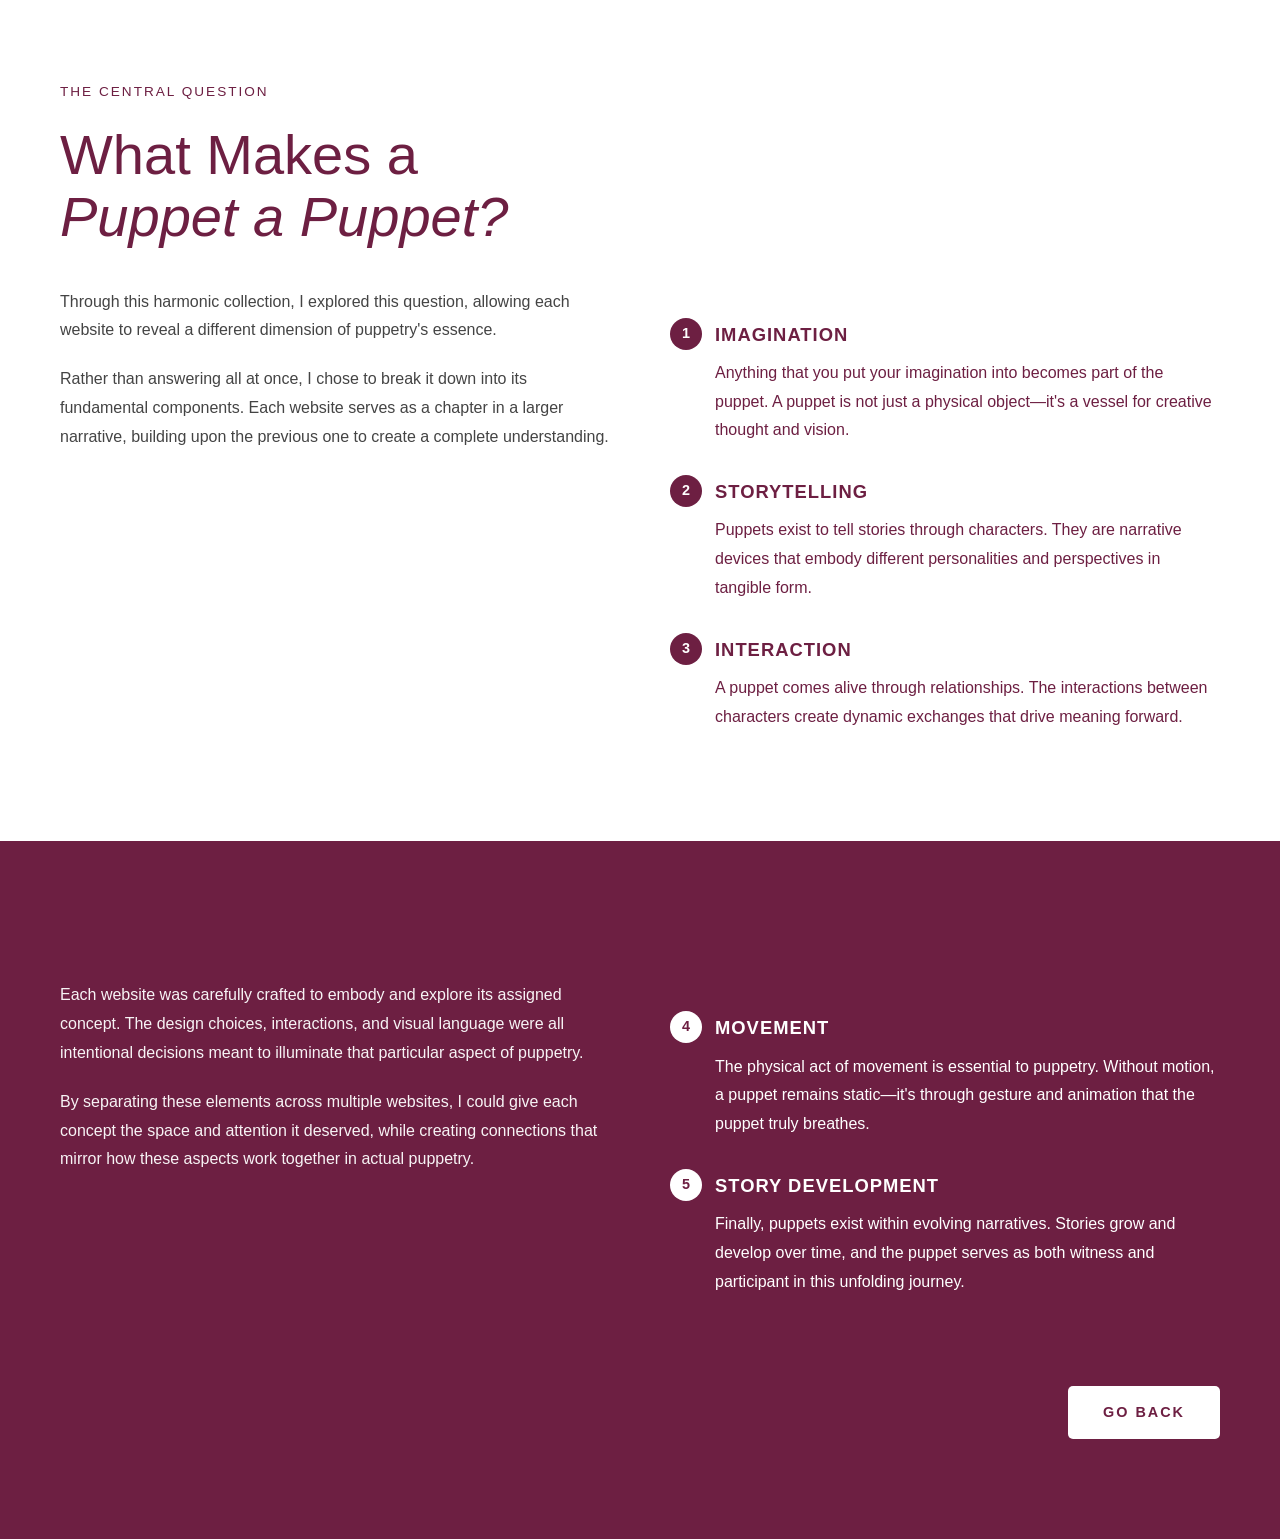
<file: Entry 1/index.html>
<!DOCTYPE html>
<html lang="en">
<head>
    <meta charset="UTF-8">
    <meta name="viewport" content="width=device-width, initial-scale=1.0">
    <title>About - Harmonic Collection</title>
    <link rel="stylesheet" href="style.css">
</head>
<body>

    <div class="content-section">
        <p class="section-label">The Central Question</p>
        <h2 class="section-title">
            What Makes a <span class="section-title-italic">Puppet a Puppet?</span>
        </h2>

        <div class="two-column">
            <div class="left-column">
                <p>Through this harmonic collection, I explored this question, allowing each website to reveal a different dimension of puppetry's essence.</p>
                
                <p>Rather than answering all at once, I chose to break it down into its fundamental components. Each website serves as a chapter in a larger narrative, building upon the previous one to create a complete understanding.</p>
            </div>

            <div class="right-column">
                <ul class="exploration-list">
                    <li data-number="1">
                        <strong>Imagination</strong>
                        Anything that you put your imagination into becomes part of the puppet. A puppet is not just a physical object—it's a vessel for creative thought and vision.
                    </li>

                    <li data-number="2">
                        <strong>Storytelling</strong>
                        Puppets exist to tell stories through characters. They are narrative devices that embody different personalities and perspectives in tangible form.
                    </li>

                    <li data-number="3">
                        <strong>Interaction</strong>
                        A puppet comes alive through relationships. The interactions between characters create dynamic exchanges that drive meaning forward.
                    </li>
                </ul>
            </div>
        </div>
    </div>

    <div class="accent-section">
        <div class="two-column">
            <div class="left-column">
                <p>Each website was carefully crafted to embody and explore its assigned concept. The design choices, interactions, and visual language were all intentional decisions meant to illuminate that particular aspect of puppetry.</p>
                
                <p>By separating these elements across multiple websites, I could give each concept the space and attention it deserved, while creating connections that mirror how these aspects work together in actual puppetry.</p>
            </div>

            <div class="right-column">
                <ul class="exploration-list">
                    <li data-number="4">
                        <strong>Movement</strong>
                        The physical act of movement is essential to puppetry. Without motion, a puppet remains static—it's through gesture and animation that the puppet truly breathes.
                    </li>

                    <li data-number="5">
                        <strong>Story Development</strong>
                        Finally, puppets exist within evolving narratives. Stories grow and develop over time, and the puppet serves as both witness and participant in this unfolding journey.
                    </li>
                </ul>
            </div>
        </div>

		<div class="button-container">
            <a href="javascript:history.back()" class="back-button">Go Back</a>
        </div>

    </div>

</body>
</html>
</file>
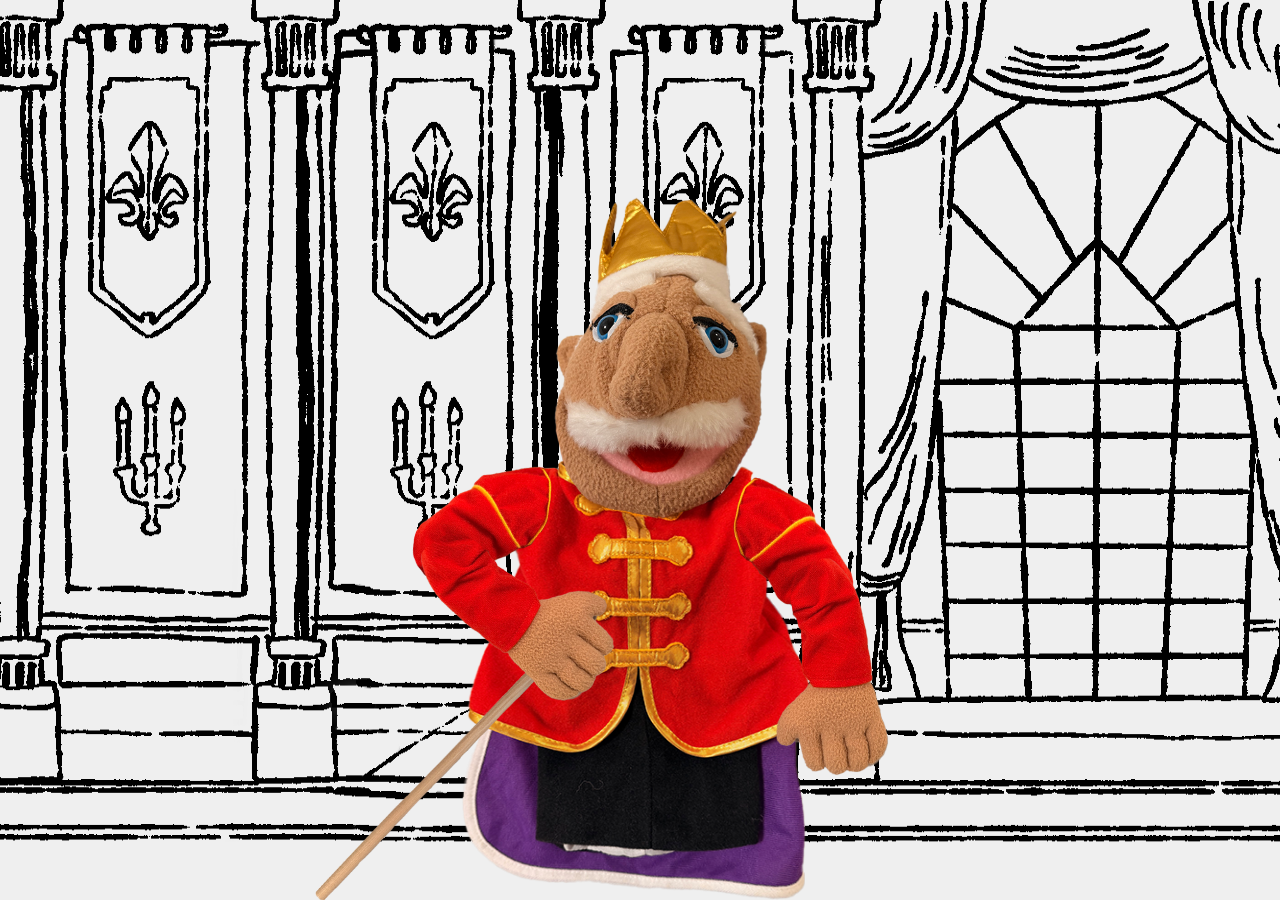
<file: Entry 10/index.html>
<!DOCTYPE html>
<html lang="en">
<head>
    <meta charset="UTF-8">
    <meta name="viewport" content="width=device-width, initial-scale=1.0">
    <title>King McStache</title>
    <link rel="stylesheet" href="style.css">
</head>
<body>
    
    <img id="valkee" src="ValkeeTheDragon copy.gif">

    <canvas id="puppetCanvas"></canvas>

    <script src="script.js"></script>

</body>
</html>
</file>
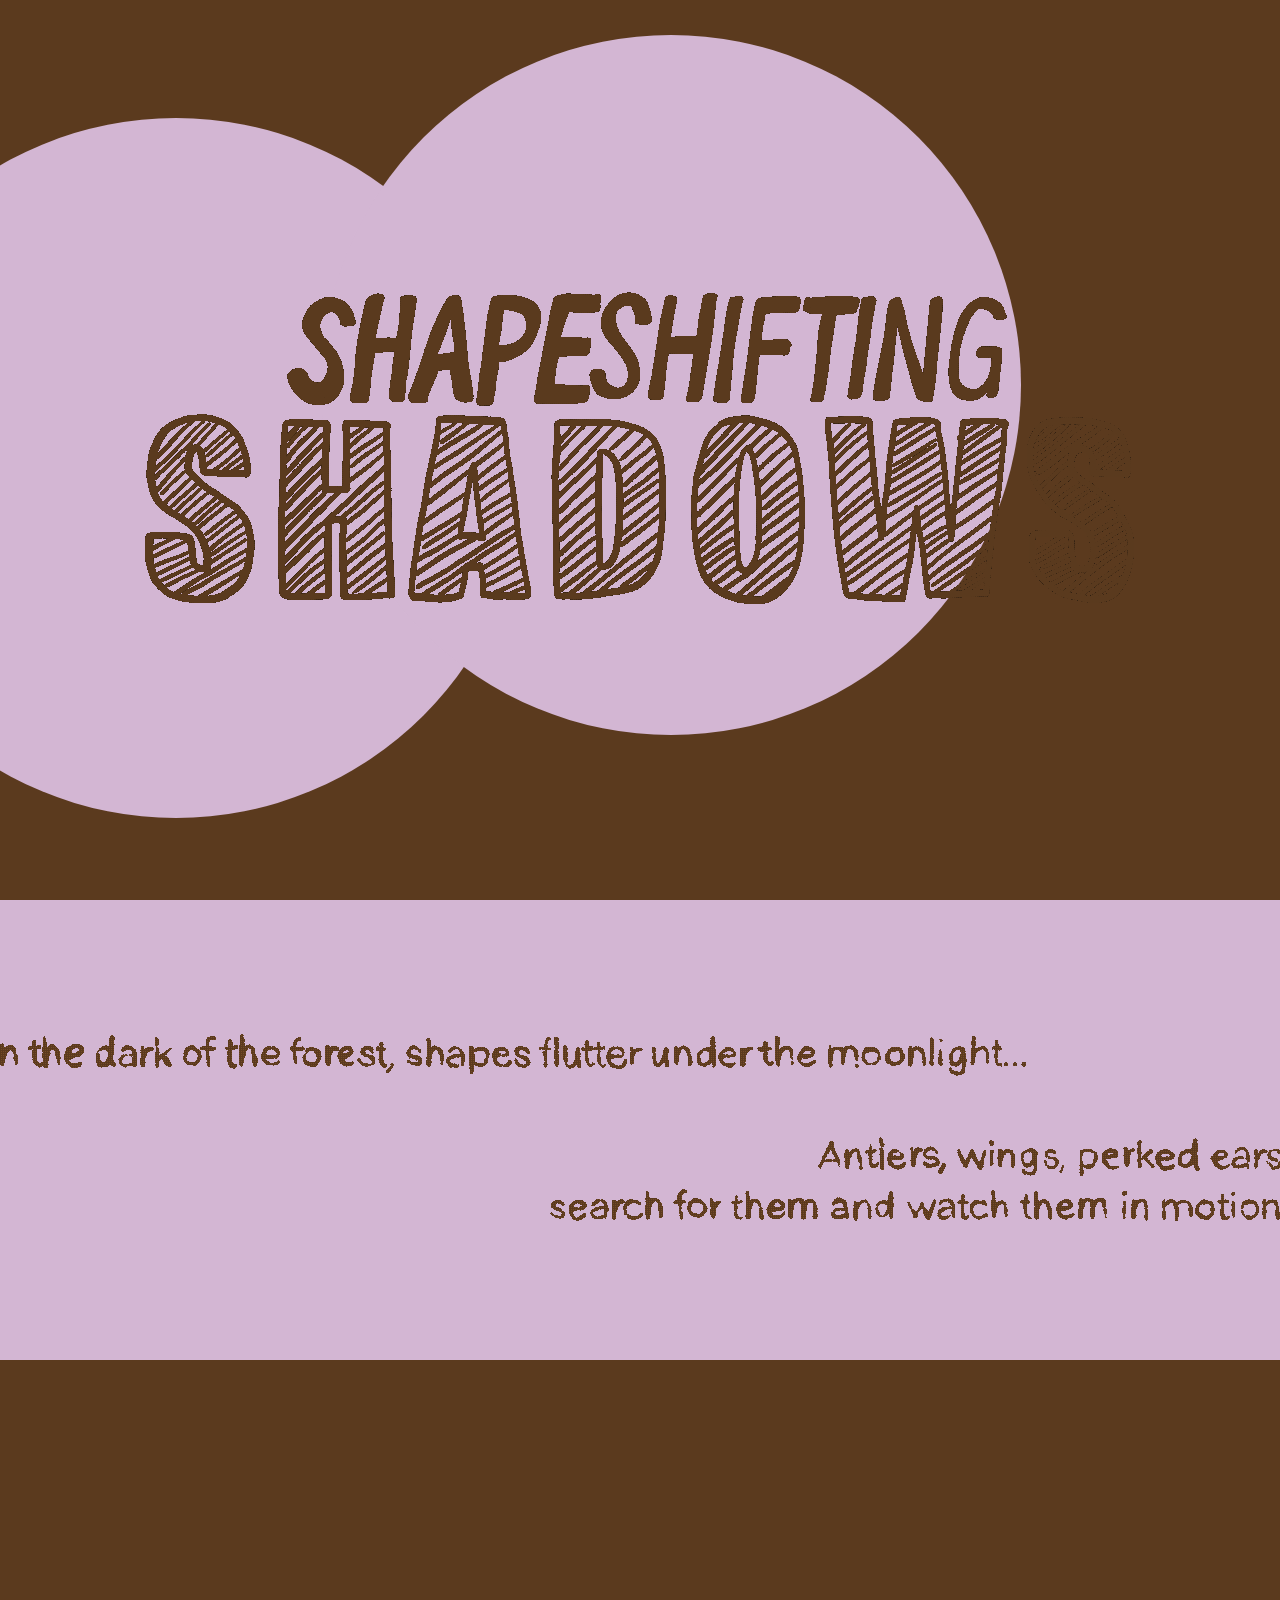
<file: Entry 9/index.html>
<!DOCTYPE html>
<html>
<head>
	<meta charset="utf-8">
	<meta name="viewport" content="width=device-width, initial-scale=1">
	<title>Shapeshifting Shadows</title>
	<link rel="stylesheet" type="text/css" href="style.css">
</head>
<body>
    <!-- Section 1: Stage with spotlights -->
    <section id="section1">
        <div id="title">
            <img src="title.gif">
        </div>
        <div class="circle"></div>
        <div class="circle2"></div>
    </section>


    <!-- Section 2: Blurb section -->
    <section id="section2">
        <div id="blurb">
            <img src="blurb.gif">
        </div>
    </section>


    <!-- Section 3: Cursor follower -->
    <section id="section3">
        <div id="cursorShape"></div>
        <div id="rabbit">
            <img src="rabbit.gif">
            <audio id="rabbitSound" src="rabbit-sound.mp3" loop></audio>
        </div>
        <div id="dog">
            <img src="dog.gif">
            <audio id="dogSound" src="dog-sound.mp3" loop></audio>
        </div>
        <div id="elephant">
            <img src="elephant.gif">
            <audio id="elephantSound" src="elephant-sound.wav" loop></audio>
        </div>
        <div id="moose">
            <img src="moose.gif">
            <audio id="mooseSound" src="moose-sound.ogg" loop></audio>
        </div>
        <div id="bird">
            <img src="bird.gif">
            <audio id="birdSound" src="bird-sound.mp3" loop></audio>
        </div>
    </section>

<script src="script.js"></script>

</body>
</html>
</file>
<file: Entry 1/style.css>
* {
    margin: 0;
    padding: 0;
    box-sizing: border-box;
}

body {
    font-family: 'Trebuchet MS', 'Lucida Sans Unicode', 'Lucida Grande', 'Lucida Sans', Arial, sans-serif;
    line-height: 1.6;
    color: #6d1f42;
    background: #f5f5f5;
}

/* Content Section */
.content-section {
    background: white;
    padding: 80px 60px;
}

.section-label {
    font-size: 0.85em;
    letter-spacing: 2px;
    text-transform: uppercase;
    color: #6d1f42;
    margin-bottom: 20px;
}

.section-title {
    font-size: 3.5em;
    font-weight: 400;
    color: #6d1f42;
    line-height: 1.1;
    margin-bottom: 15px;
}

.section-title-italic {
    font-style: italic;
    font-weight: 300;
    display: block;
}

.two-column {
    display: grid;
    grid-template-columns: 1fr 1fr;
    gap: 60px;
    margin-top: 40px;
}

.left-column, 
.right-column {
    min-width: 0;
}

p {
    font-size: 1em;
    line-height: 1.8;
    margin-bottom: 20px;
    color: #444;
}

.exploration-list {
    margin: 30px 0;
    padding: 0;
    list-style: none;
}

.exploration-list li {
    margin: 30px 0;
    padding-left: 45px;
    position: relative;
    font-size: 1em;
    line-height: 1.8;
}

.exploration-list li::before {
    content: attr(data-number);
    position: absolute;
    left: 0;
    top: 0;
    width: 32px;
    height: 32px;
    background: #6d1f42;
    color: white;
    border-radius: 50%;
    display: flex;
    align-items: center;
    justify-content: center;
    font-weight: bold;
    font-size: 0.9em;
}

.exploration-list strong {
    color: #6d1f42;
    display: block;
    margin-bottom: 8px;
    font-size: 1.15em;
    text-transform: uppercase;
    letter-spacing: 1px;
}

/* Accent Section */
.accent-section {
    background: #6d1f42;
    color: white;
    padding: 100px 60px;
}

.accent-section p {
    color: rgba(255,255,255,0.95);
    font-size: 1em;
    line-height: 1.8;
    margin-bottom: 20px;
}

.accent-section .exploration-list li::before {
    background: white;
    color: #6d1f42;
}

.accent-section .exploration-list strong {
    color: white;
}

/* Button */
.button-container {
    display: flex;
    justify-content: flex-end;
    margin-top: 60px;
}

.back-button {
    display: inline-block;
    padding: 15px 35px;
    background: white;
    color: #6d1f42;
    text-decoration: none;
    text-transform: uppercase;
    letter-spacing: 2px;
    font-size: 0.9em;
    font-weight: bold;
    border-radius: 5px;
    transition: all 0.3s ease;
}

.back-button:hover {
    background: rgba(255,255,255,0.9);
    transform: translateY(-2px);
}


/* Responsive Design */
@media (max-width: 1024px) {
    .two-column {
        grid-template-columns: 1fr;
        gap: 40px;
    }
}

@media (max-width: 768px) {
    .content-section, 
    .accent-section {
        padding: 60px 30px;
    }

    .section-title {
        font-size: 2.5em;
    }
}
</file>
<file: Entry 10/style.css>
* {
    margin: 0;
    padding: 0;
    box-sizing: border-box;
}

html, body {
    margin: 0;
    padding: 0;
    width: 100%;
    height: 100vh;
    overflow-x: auto;
    overflow-y: hidden;
    position: relative;
}

body {
    font-family: Arial, sans-serif;
    background-image: url('bg2.png');
    background-size: 4536px 100vh; 
    background-position: left top;
    background-repeat: no-repeat;
    min-height: 100vh;
    width: 4536px;
    overflow-x: auto;
    overflow-y: hidden;
    position: relative;
}

#puppetCanvas {
    position: absolufte;
    top: 0;
    left: 0;
    cursor: move;
}

#valkee {
    position: absolute;
    top: 65%;
    left: 200vw;
    transform: translate(-50%, -0%);
    width: 600px; 
    height: auto; 
    z-index: -1;
    pointer-events: none;
}
</file>
<file: Entry 9/style.css>
html {
    scroll-behavior: smooth;
        overflow-y: scroll; 
}

body {
    margin: 0;
    padding: 0;
    overflow-x: hidden;
    width: 100%;
}

#section1 {
    height: 100vh;
    background: #5b3a1e;
    position: sticky;
    overflow: hidden;
    top: 0;
}

        #title {
            display: flex;
            justify-content: center;
            align-items: center;
            height: 100vh; 
            position: relative;
            z-index: 100;
        }

        .circle, .circle2 {
            width: 700px;
            height: 700px;
            background-color: #d3b6d3;
            border-radius: 50%;
            position: absolute;
            z-index: 50;
        }


#section2 {
    min-height: 40vh;
    background: #d3b6d3;
    padding: 50px;
    box-sizing: border-box;
    position: relative;
    z-index: 100; 
}

        #blurb {
            display: flex;
            justify-content: center;
            align-items: center;
            height: 40vh; 
            position: relative;
            z-index: 100;
        }


#section3 {
    min-height: 600vh;
    background: #5b3a1e;
    padding: 50px;
    box-sizing: border-box;
    position: relative;
    cursor: none; 
    z-index: 99;
}

        #cursorShape {
            width: 600px;
            height: 600px;
            background: #d3b6d3;
            border-radius: 50%; 
            position: fixed;
            pointer-events: none;
            transition: transform 0.15s ease-out;
            transform: translate(-50%, -50%);
            opacity: 0;
            z-index: 100;
        }

        #section3:hover #cursorShape {
            opacity: 1;
        }

        #rabbit {
            position: absolute; 
            z-index: 250;
            top: 300px; 
            left: -100px;
            opacity: 0; /* Hidden by default */
            transition: opacity 0.3s ease; /* Smooth fade in */
        }

        #rabbit:hover {
            opacity: 1; /* Show on hover */
        }

        #dog {
            position: absolute; 
            z-index: 250;
            top: 1300px; 
            left: 700px;
            transform: scaleX(-1);
            opacity: 0;
            transition: opacity 0.3s ease;
        }

        #dog:hover {
            opacity: 1;
        }

        #elephant {
            position: absolute; 
            z-index: 250;
            top: 2300px; 
            left: 200px;
            opacity: 0;
            transition: opacity 0.3s ease;
        }

        #elephant:hover {
            opacity: 1;
        }

        #moose {
            position: absolute; 
            z-index: 250;
            top: 3300px; 
            left: 700px;
            transform: scaleX(-1);
            opacity: 0;
            transition: opacity 0.3s ease;
        }

        #moose:hover {
            opacity: 1;
        }

        #bird {
            position: absolute; 
            z-index: 250;
            top: 4300px; 
            left: -100px;
            opacity: 0;
            transition: opacity 0.3s ease;
        }

        #bird:hover {
            opacity: 1;
        }
</file>
